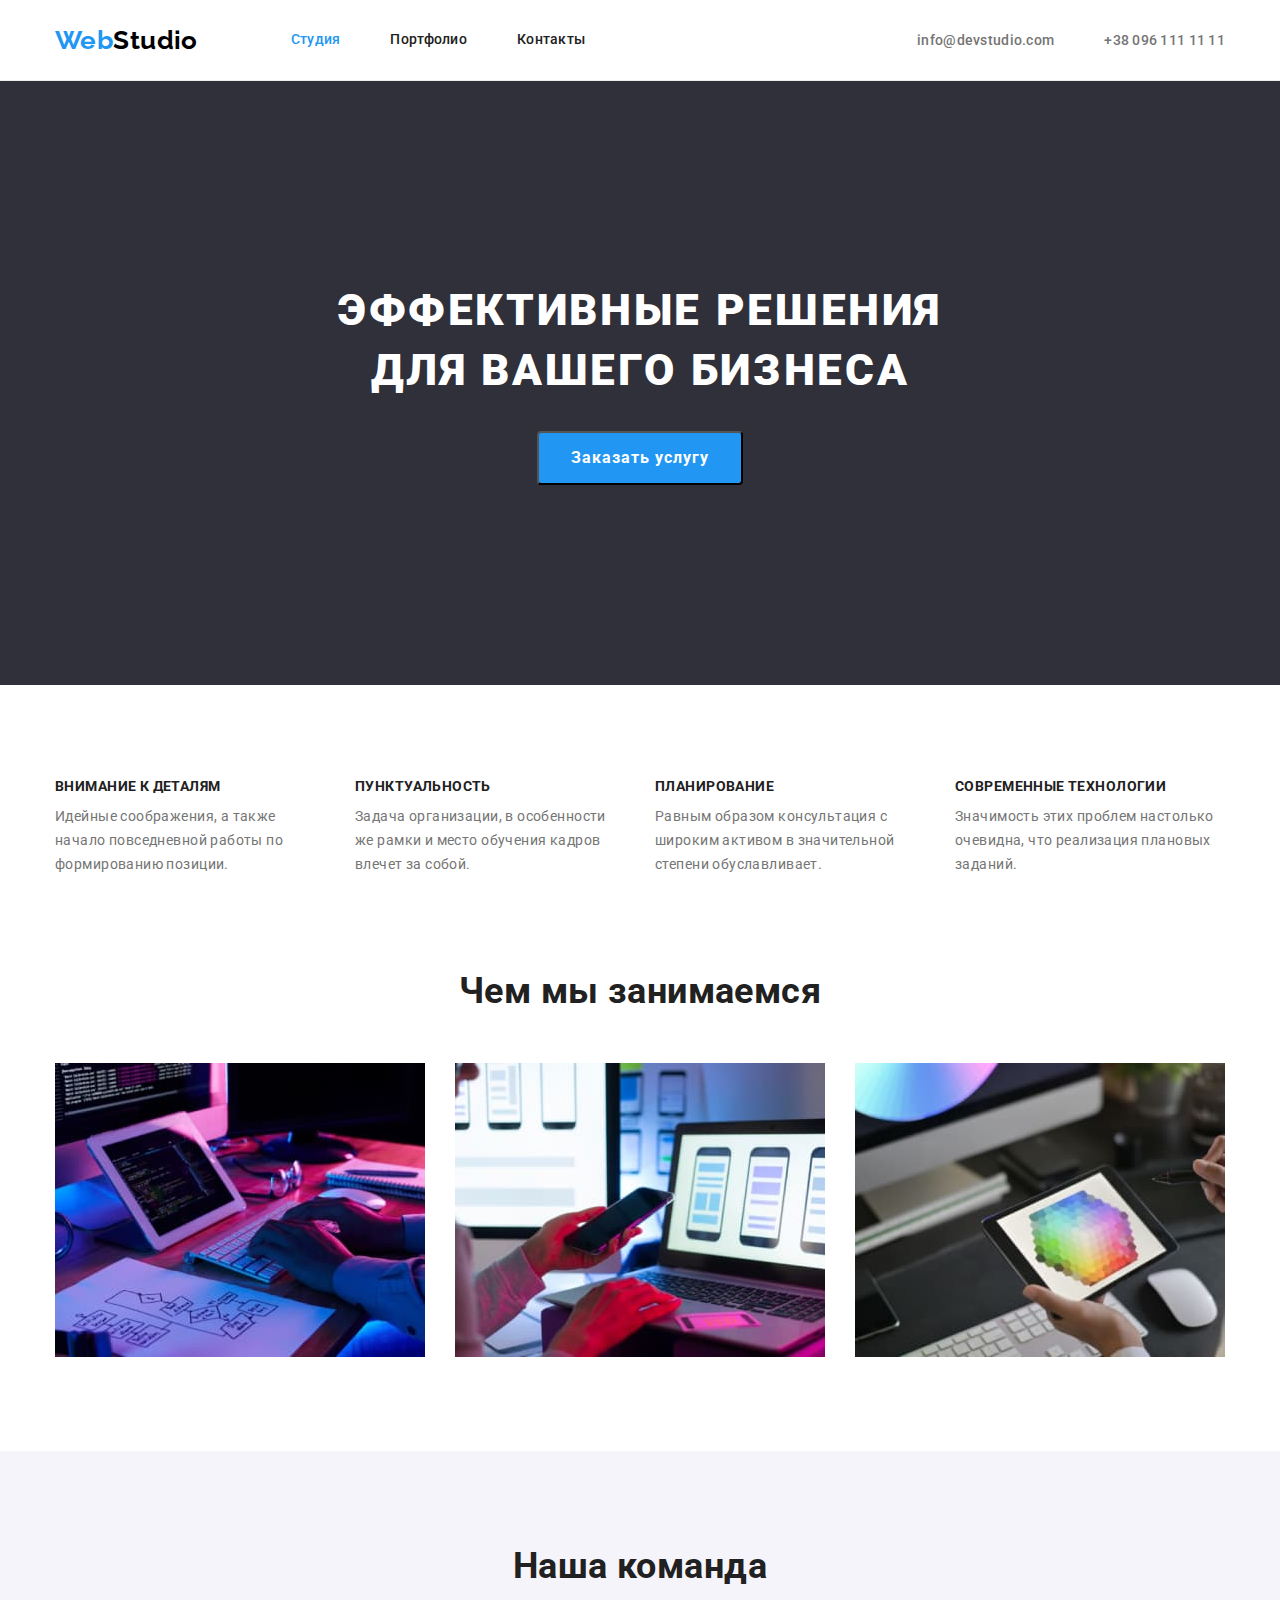
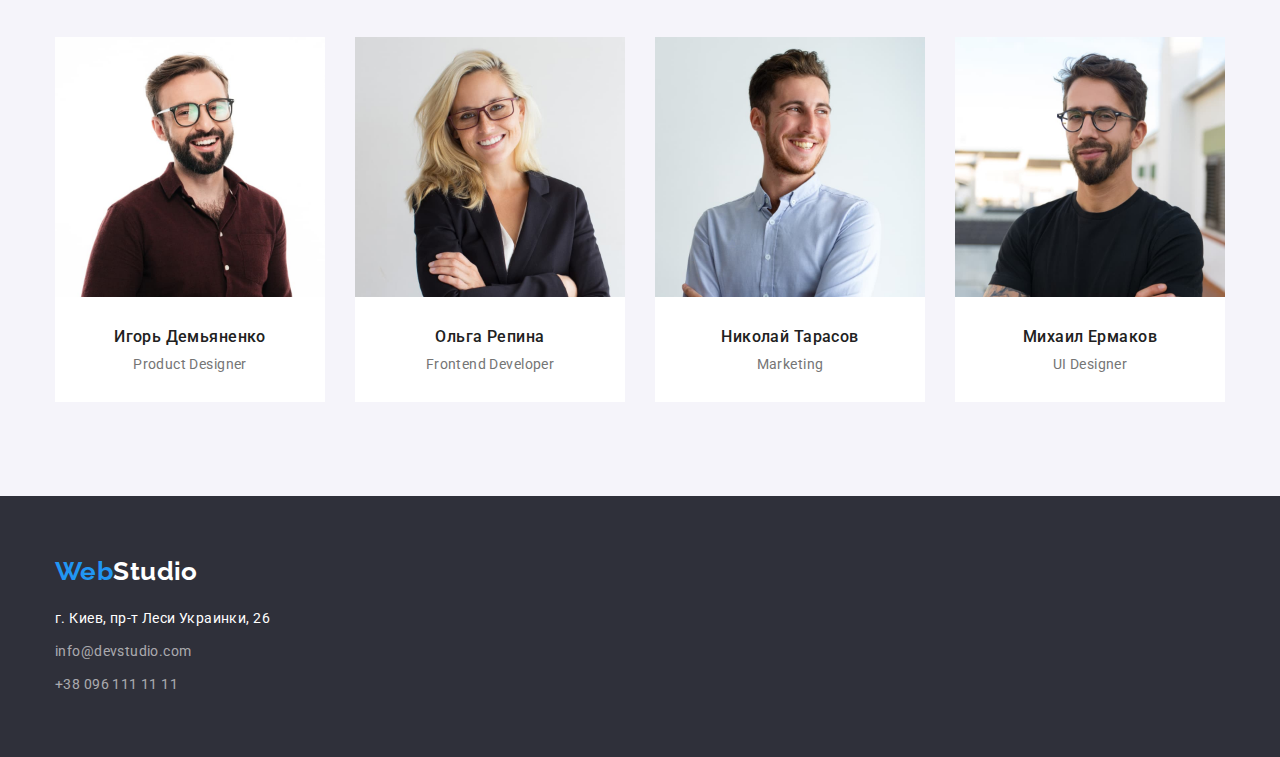
<file: index.html>
<!DOCTYPE html>
<html lang="ru">
<head>
    <meta charset="UTF-8">
    <meta http-equiv="X-UA-Compatible" content="IE=edge">
    <meta name="viewport" content="width=device-width, initial-scale=1.0">
    <title>WebStudio</title>
    <link rel="preconnect" href="https://fonts.googleapis.com">
    <link rel="preconnect" href="https://fonts.gstatic.com" crossorigin>
    <link href="https://fonts.googleapis.com/css2?family=Raleway:wght@700&family=Roboto:wght@400;500;700;900&display=swap"
        rel="stylesheet">
    <link rel="stylesheet" href="https://cdnjs.cloudflare.com/ajax/libs/modern-normalize/1.1.0/modern-normalize.min.css">
    <link rel="stylesheet" href="./css/styles.css">
</head>
<body>
    <header class="header">
        <div class="container main-nav">
            <nav class="nav">
                <a href="#" lang="en" class="link logo"> <span>Web</span>Studio</a>
                <ul class="site-nav">
                    <li class="item"><a href="./index.html" class="link current">Студия</a></li>
                    <li class="item"><a href="./portfolio.html" class="link">Портфолио</a></li>
                    <li class="item"><a href="" class="link">Контакты</a></li>
                </ul>
            </nav>
            <ul class="contact-list">
                <li class="item"><a href="mailto:info@devstudio.com" class="link contacts">info@devstudio.com</a></li>
                <li class="item"><a href="tel:+380961111111" class="link contacts">+38 096 111 11 11</a></li>
            </ul>
        </div>
    </header>
    <main>
        <section class="hero">
            <div class="container">
                <h1 class="hero-title">Эффективные решения для вашего бизнеса</h1>
                <button type="button" class="button hero-button">Заказать услугу</button>
            </div>
        </section>
        <section class="section">
            <div class="container">
                <ul class="features-list">
                    <li class="item">
                        <h3 class="title">Внимание к деталям</h3>
                        <p class="text">Идейные соображения, а также начало повседневной работы по формированию позиции.</p>
                    </li>
                    <li class="item">
                        <h3 class="title">Пунктуальность</h3>
                        <p class="text">Задача организации, в особенности же рамки и место обучения кадров влечет за собой.</p>
                    </li>
                    <li class="item">
                        <h3 class="title">Планирование</h3>
                        <p class="text">Равным образом консультация с широким активом в значительной степени обуславливает.</p>
                    </li>
                    <li class="item">
                        <h3 class="title">Современные технологии</h3>
                        <p class="text">Значимость этих проблем настолько очевидна, что реализация плановых заданий.</p>
                    </li>
                </ul>
            </div>
        </section>
        <section class="section">
            <div class="container">
                <h2 class="section-title title">Чем мы занимаемся</h2>
                <ul class="examples-list">
                    <li class="item"><img src="./images/what-we-do-1.jpg" alt="Человек печатает на клавиатуре" width="370"></li>
                    <li class="item"><img src="./images/what-we-do-2.jpg" alt="Человек за ноутбуком с телефоном" width="370"></li>
                    <li class="item"><img src="./images/what-we-do-3.jpg" alt="Планшет с изображением мозаики" width="370"></li>
                </ul>
            </div>
        </section>
        <section class="section team">
            <div class="container">
                <h2 class="section-title title">Наша команда</h2>
                <ul class="team-list">
                    <li class="item">
                        <img src="./images/team-1.jpg" alt="Фото мужчины" width="270">
                        <div>
                            <h3 class="title">Игорь Демьяненко</h3>
                            <p lang="en">Product Designer</p>
                        </div>                        
                    </li>
                    <li class="item">
                        <img src="./images/team-2.jpg" alt="Фото женщины" width="270">
                        <div>
                            <h3 class="title">Ольга Репина</h3>
                            <p lang="en">Frontend Developer</p>
                        </div>                        
                    </li>
                    <li class="item">
                        <img src="./images/team-3.jpg" alt="Фото мужчины" width="270">
                        <div>
                            <h3 class="title">Николай Тарасов</h3>
                            <p lang="en">Marketing</p>
                        </div>
                    </li>
                    <li class="item">
                        <img src="./images/team-4.jpg" alt="Фото мужчины" width="270">
                        <div>
                            <h3 class="title">Михаил Ермаков</h3>
                            <p lang="en">UI Designer</p>
                        </div>                        
                    </li>
                </ul>
            </div>            
        </section>
    </main>
    <footer class="footer">
        <div class="container">
            <a href="#" lang="en" class="link logo"> <span>Web</span>Studio</a>
            <ul>
                <li>
                    <address class="address">
                        г. Киев, пр-т Леси Украинки, 26
                    </address>
                </li>
                <li>
                    <a href="mailto:info@devstudio.com" class="link footer-contacts">info@devstudio.com</a>
                </li>
                <li>
                    <a href="tel:+380961111111" class="link footer-contacts">+38 096 111 11 11</a>
                </li>
            </ul>
        </div>
    </footer>
</body>
</html>
</file>
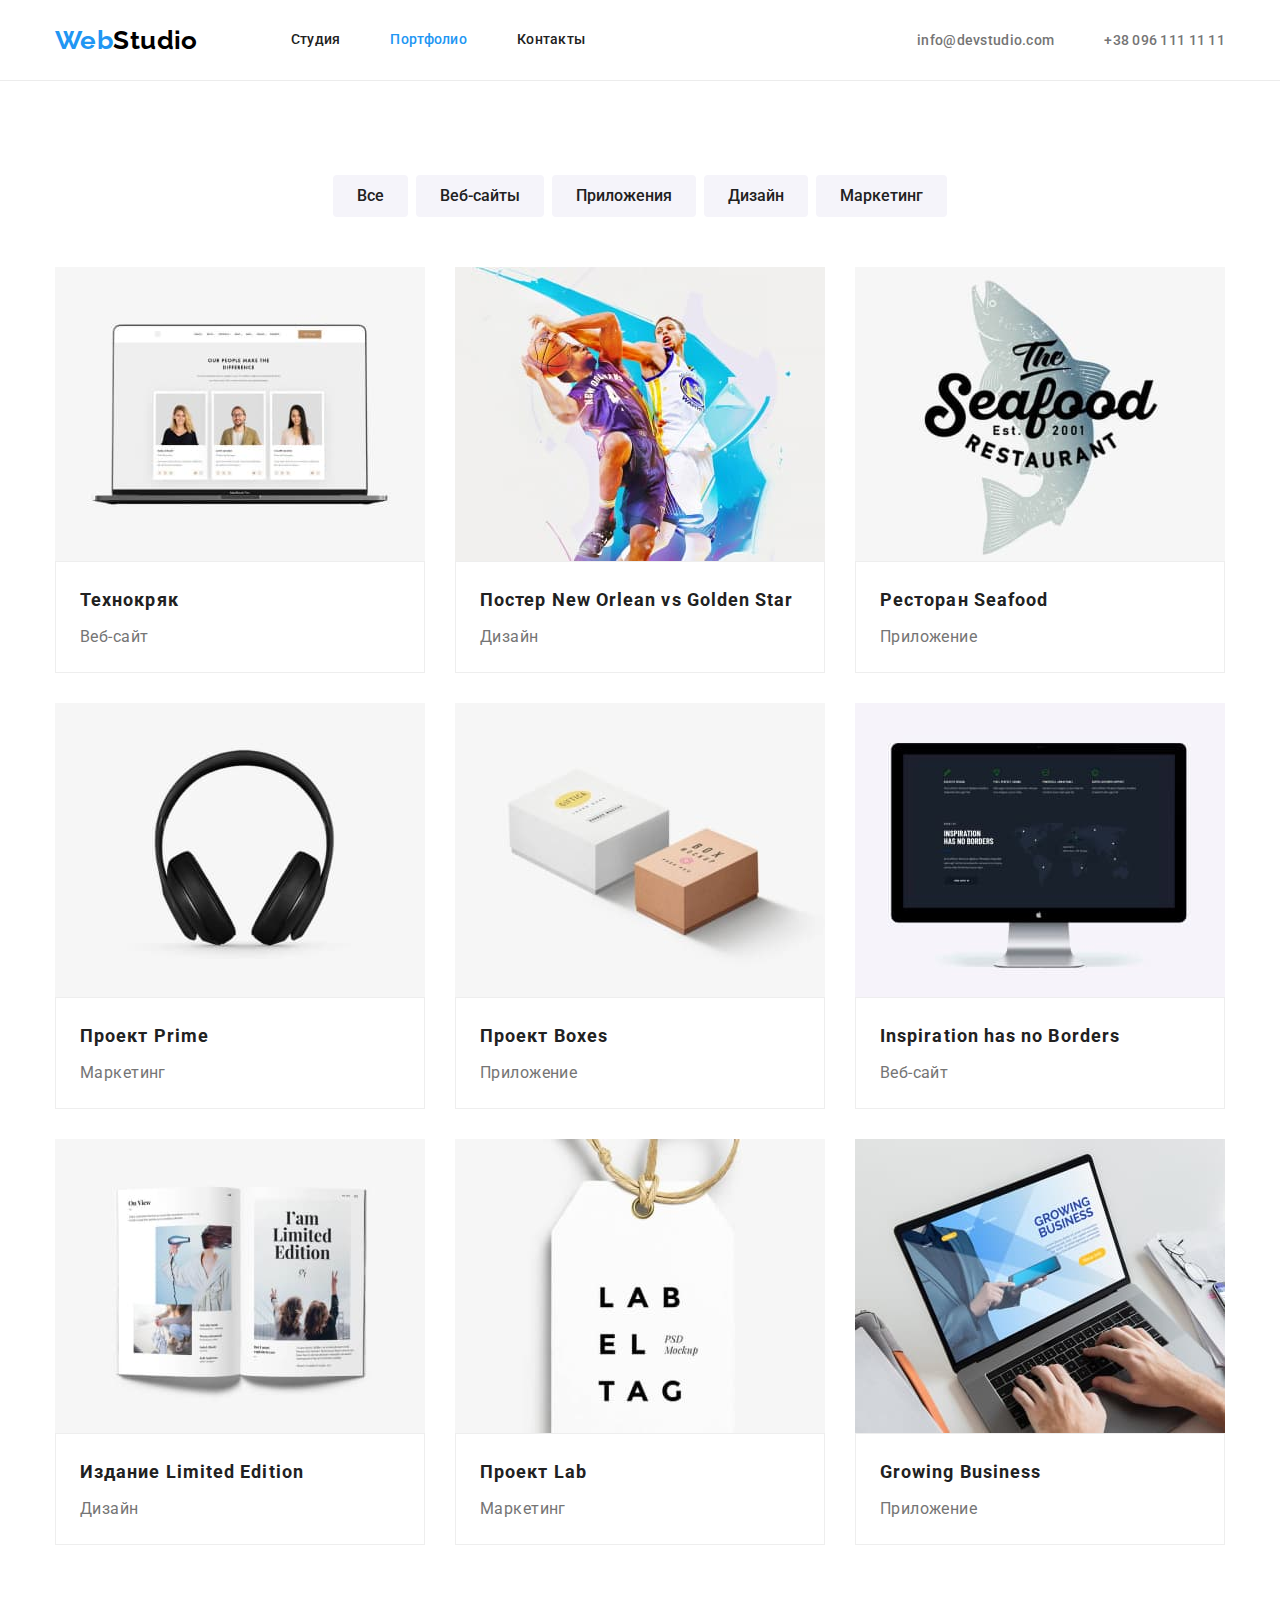
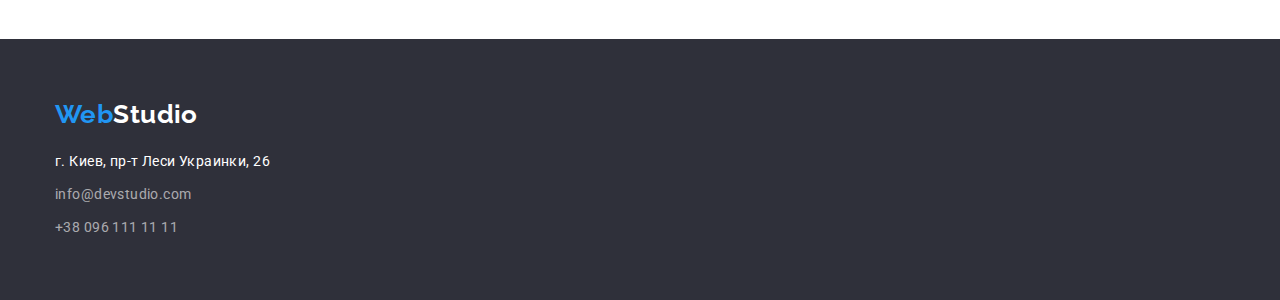
<file: portfolio.html>
<!DOCTYPE html>
<html lang="ru">

<head>
    <meta charset="UTF-8">
    <meta http-equiv="X-UA-Compatible" content="IE=edge">
    <meta name="viewport" content="width=device-width, initial-scale=1.0">
    <title>WebStudio</title>
    <link rel="preconnect" href="https://fonts.googleapis.com">
    <link rel="preconnect" href="https://fonts.gstatic.com" crossorigin>
    <link href="https://fonts.googleapis.com/css2?family=Raleway:wght@700&family=Roboto:wght@400;500;700;900&display=swap"
        rel="stylesheet">
    <link rel="stylesheet" href="https://cdnjs.cloudflare.com/ajax/libs/modern-normalize/1.1.0/modern-normalize.min.css">
    <link rel="stylesheet" href="./css/styles.css">
</head>

<body>
    <header class="header">
        <div class="container main-nav">
            <nav class="nav">
                <a href="#" lang="en" class="link logo"> <span>Web</span>Studio</a>
                <ul class="site-nav">
                    <li class="item"><a href="./index.html" class="link">Студия</a></li>
                    <li class="item"><a href="./portfolio.html" class="link current">Портфолио</a></li>
                    <li class="item"><a href="" class="link">Контакты</a></li>
                </ul>
            </nav>
            <ul class="contact-list">
                <li class="item"><a href="mailto:info@devstudio.com" class="link contacts">info@devstudio.com</a></li>
                <li class="item"><a href="tel:+380961111111" class="link contacts">+38 096 111 11 11</a></li>
            </ul>
        </div>
    </header>
    <main>
        <section class="section portfolio-section">
            <div class="container">
                <h2 class="visually-hidden">Портфолио</h2>
                <ul class="list button-list">
                    <li class="item"><button type="button" class="button portfolio-button">Все</button></li>
                    <li class="item"><button type="button" class="button portfolio-button">Веб-сайты</button></li>
                    <li class="item"><button type="button" class="button portfolio-button">Приложения</button></li>
                    <li class="item"><button type="button" class="button portfolio-button">Дизайн</button></li>
                    <li class="item"><button type="button" class="button portfolio-button">Маркетинг</button></li>
                </ul>
                            
                <ul class="list portfolio-list">
                    <li class="item">
                        <a href="" class="link">
                            <img src="./images/portfolio-1.jpg" alt="Визитки специалистов" width="370">
                            <div>
                                <h3 class="title portfolio-title">Технокряк</h3>
                                <p class="portfolio-category">Веб-сайт</p>
                            </div>                            
                        </a>
                    </li>
                    <li class="item">
                        <a href="" class="link">
                            <img src="./images/portfolio-2.jpg" alt="Двое мужчин играют в баскетбол" width="370">
                            <div>
                                <h3 class="title portfolio-title">Постер <span lang="en">New Orlean vs Golden Star</span></h3>
                                <p class="portfolio-category">Дизайн</p>
                            </div>                            
                        </a>
                    </li>
                    <li class="item">
                        <a href="" class="link">
                            <img src="./images/portfolio-3.jpg" alt="Эмблема ресторана с рыбой" width="370">
                            <div>
                                <h3 class="title portfolio-title">Ресторан <span lang="en">Seafood</span></h3>
                                <p class="portfolio-category">Приложение</p>
                            </div>                            
                        </a>
                    </li>
                    <li class="item">
                        <a href="" class="link">
                            <img src="./images/portfolio-4.jpg" alt="Наушники" width="370">
                            <div>
                                <h3 class="title portfolio-title">Проект <span lang="en">Prime</span></h3>
                                <p class="portfolio-category">Маркетинг</p>
                            </div>                            
                        </a>
                    </li>
                    <li class="item">
                        <a href="" class="link">
                            <img src="./images/portfolio-5.jpg" alt="Две коробки" width="370">
                            <div>
                                <h3 class="title portfolio-title">Проект <span lang="en">Boxes</span></h3>
                                <p class="portfolio-category">Приложение</p>
                            </div>                            
                        </a>
                    </li>
                    <li class="item">
                        <a href="" class="link">
                            <img src="./images/portfolio-6.jpg" alt="Монитор с текстом" width="370">
                            <div>
                                <h3 lang="en" class="title portfolio-title">Inspiration has no Borders</h3>
                                <p class="portfolio-category">Веб-сайт</p>
                            </div>                            
                        </a>
                    </li>
                    <li class="item">
                        <a href="" class="link">
                            <img src="./images/portfolio-7.jpg" alt="Раскрытый журнал" width="370">
                            <div>
                                <h3 class="title portfolio-title">Издание <span lang="en">Limited Edition</span></h3>
                                <p class="portfolio-category">Дизайн</p>
                            </div>                            
                        </a>
                    </li>
                    <li class="item">
                        <a href="" class="link">
                            <img src="./images/portfolio-8.jpg" alt="Этикетка с надписью" width="370">
                            <div>
                                <h3 class="title portfolio-title">Проект <span lang="en">Lab</span></h3>
                                <p class="portfolio-category">Маркетинг</p>
                            </div>                            
                        </a>
                    </li>
                    <li class="item">
                        <a href="" class="link">
                            <img src="./images/portfolio-9.jpg" alt="Руки на клавиатуре ноутбука" width="370">
                            <div>
                                <h3 lang="en" class="title portfolio-title">Growing Business</h3>
                                <p class="portfolio-category">Приложение</p>
                            </div>                            
                        </a>
                    </li>
                </ul>
            </div>
        </section>
    </main>
    <footer class="footer">
        <div class="container">
            <a href="#" lang="en" class="link logo"> <span>Web</span>Studio</a>
            <ul class="list">
                <li>
                    <address class="address">
                        г. Киев, пр-т Леси Украинки, 26
                    </address>
                </li>
                <li>
                    <a href="mailto:info@devstudio.com" class="link footer-contacts">info@devstudio.com</a>
                </li>
                <li>
                    <a href="tel:+380961111111" class="link footer-contacts">+38 096 111 11 11</a>
                </li>
            </ul>
        </div>
    </footer>
</body>
        
</html>
</file>
<file: css/styles.css>
:root {
    --primary-text-color: #757575;
    --title-text-color: #212121;
    --accent-color: #2196F3;
    --primary-bg-color: #E5E5E5;
    --secondary-bg-color: #F5F4FA;
    --typical-margin: 30px;
}

/* Styles reset */
p,
h1,
h2,
h3,
h4,
h5,
h6 {
    margin: 0;
}

ul {
    margin: 0;
    padding-left: 0;
    list-style: none;
}

button {
    cursor: pointer;
}

a {
    color: currentColor;
}

img {
    display: block;
}

/* Common styles */
body {
    background-color: #FFFFFF;
    color: var(--primary-text-color);
    font-family: Roboto, sans-serif;
    letter-spacing: 0.03em;
    font-size: 14px;
}

.section {
    padding-top: 94px;
    padding-bottom: 94px;
}

.section:nth-child(3) {
    padding-top: 0;
}

.container {
    margin: 0 auto;
    width: 1200px;
    padding: 0 15px;
}

.link {
    text-decoration: none;
    color: inherit;
}

.title {
    color: var(--title-text-color);
}

.button {
    font-size: 16px;
    text-align: center;
    border-radius: 4px;
}

.visually-hidden {
    position: absolute;
    width: 1px;
    height: 1px;
    margin: -1px;
    border: 0;
    padding: 0;

    white-space: nowrap;
    clip-path: inset(100%);
    clip: rect(0 0 0 0);
    overflow: hidden;
}

/* Header */
.header {
    border-bottom: 1px solid #ECECEC;
    bor
}

.main-nav {
    display: flex;
    align-items: center;
}

.nav {
    display: flex;
    align-items: center;
}

.logo {
    color: #000000;
    font-family: Raleway, sans-serif;
    font-weight: 700;
    font-size: 26px;
    line-height: 1.19;
}

.logo>span {
    color: var(--accent-color);
}

/* Site nav */

.site-nav {
    display: flex;
    margin-left: 93px;
}

.site-nav .item:not(:last-child) {
    margin-right: 50px;
}

.site-nav .link {
    display: block;
    padding-top: 32px;
    padding-bottom: 32px;

    color: var(--title-text-color);
    font-weight: 500;
    line-height: 1.14;
    letter-spacing: 0.02em;    
}

.site-nav .link:hover,
.site-nav .link:focus {
    color: var(--accent-color);
}

.site-nav .link.current {
    color: var(--accent-color);
}

/* Contact links */
.contact-list {
    display: flex;
    margin-left: auto;
}

.contacts {
    color: var(--primary-text-color);
    font-weight: 500;
    line-height: 1.14;
    letter-spacing: 0.02em; 
}

.contact-list .item + .item {
    margin-left: 50px;
}

.contacts:hover,
.contacts:focus, 
.footer-contacts:hover,
.footer-contacts:focus {
    color: var(--accent-color);
}

.hero,
.footer {
    background-color: #2F303A;
}

/* Hero */
.hero {
    padding-top: 200px;
    padding-bottom: 200px;

    text-align: center;
}

.hero-title {
    margin: 0 auto 30px;
    max-width: 696px;

    color: #FFFFFF;
    font-weight: 900;
    font-size: 44px;
    line-height: 1.36;
    letter-spacing: 0.06em;
    text-transform: uppercase;    
}

.hero-button {
    margin: 0 auto;
    padding: 10px 32px;
    min-width: 200px;

    color: #FFFFFF;
    background-color: var(--accent-color);
    font-weight: 700;
    line-height: 1.88;
    letter-spacing: 0.06em; 
}

.section-title {
    margin-bottom: 50px;

    font-weight: 700;
    font-size: 36px;
    line-height: 1.17;
    text-align: center;
}

/* Features */
.features-list {
    display: flex;
}

.features-list .item {
    width: calc((100% - 90px) / 4);
}

.features-list .item:not(:last-child) {
    margin-right: var(--typical-margin);
}

.features-list .title {
    margin-bottom: 10px;

    font-size: 14px;
    line-height: 1.14;
    text-transform: uppercase;    
}

.features-list .text {
    line-height: 1.71;
}

/* What we do */
.examples-list {
    display: flex;
}

.examples-list .item {
    width: calc((100% - 60px) / 3);
}

.examples-list .item:not(:last-child) {
    margin-right: var(--typical-margin);
}

/* Team */
.team {
    background-color: var(--secondary-bg-color);
    text-align: center;
}

.team-list {
    display: flex;
}

.team-list .item {
    width: calc((100% - 90px) / 4);
    background-color: #FFFFFF;
}

.team-list .item:not(:last-child) {
    margin-right: var(--typical-margin);
}

.team-list div {
    padding-top: 30px;
    padding-bottom: 30px;
}

.team-list .title {
    margin-bottom: 10px;

    font-weight: 500;
    font-size: 16px;
    line-height: 1.19;
}

/* Footer */

.footer {
    padding-top: 60px;
    padding-bottom: 60px;
}

.footer .logo {
    display: inline-block;
    margin-bottom: 20px;

    color: #FFFFFF;
}

.address {
    margin-bottom: 9px;

    color: #FFFFFF;
    font-style: normal;
    line-height: 1.71;
}

.footer-contacts {
    color: rgba(255, 255, 255, 0.6);
    line-height: 1.71;
}

.footer li {
    margin-bottom: 9px;
}

.footer li:last-child {
    margin-bottom: 0;
}

/* Portfolio */

.button-list {
    display: flex;
    justify-content: center;
    margin-bottom: 50px;
    
    text-align: center;
}

.button-list .item:not(:last-child) {
    margin-right: 8px;
}

.portfolio-button {
    padding: 6px 22px;
        
    background-color: var(--secondary-bg-color);
    border-color: transparent;
    color: var(--title-text-color);
    font-weight: 500;
    line-height: 1.62;
}

.button:hover,
.button:focus {
    background-color: var(--accent-color);
    color: #FFFFFF;
}

.portfolio-list {
    display: flex;
    flex-wrap: wrap;
}

.portfolio-list .item {
    width: calc((100% - 60px) / 3);

    background: #FFFFFF;
}

.portfolio-list .item:not(:nth-child(3n)) {
    margin-right: var(--typical-margin);
}

.portfolio-list .item:not(:nth-last-child(-n + 3)) {
    margin-bottom: var(--typical-margin);
}

.portfolio-list div {
    padding: 20px 24px;
    border: 1px solid #EEEEEE;
}

.portfolio-title {
    margin-bottom: 4px;

    font-size: 18px;
    line-height: 2;
    letter-spacing: 0.06em;
}

.portfolio-category {
    color: var(--primary-text-color);
    font-size: 16px;
    line-height: 1.88;
    text-decoration: none;
}

.portfolio-title,
.portfolio-category {
    text-align: left;
}
/*цвет заголовков #212121*/
/*цвет текста, телефон и адрес #757575*/
/*акцент #2196F3*/
/* белый #ffffff */
/* фон героя, футера #2F303A */
/* фон меню 2 стр, фон команды, фон меню примеров #F5F4FA */
/* основной фон #E5E5E5 */
/* фон карточек команды #ffffff*/
/* фон примеров работ #EEEEEE */
/* адрес в футере rgba(255, 255, 255, 0.6) */
</file>
